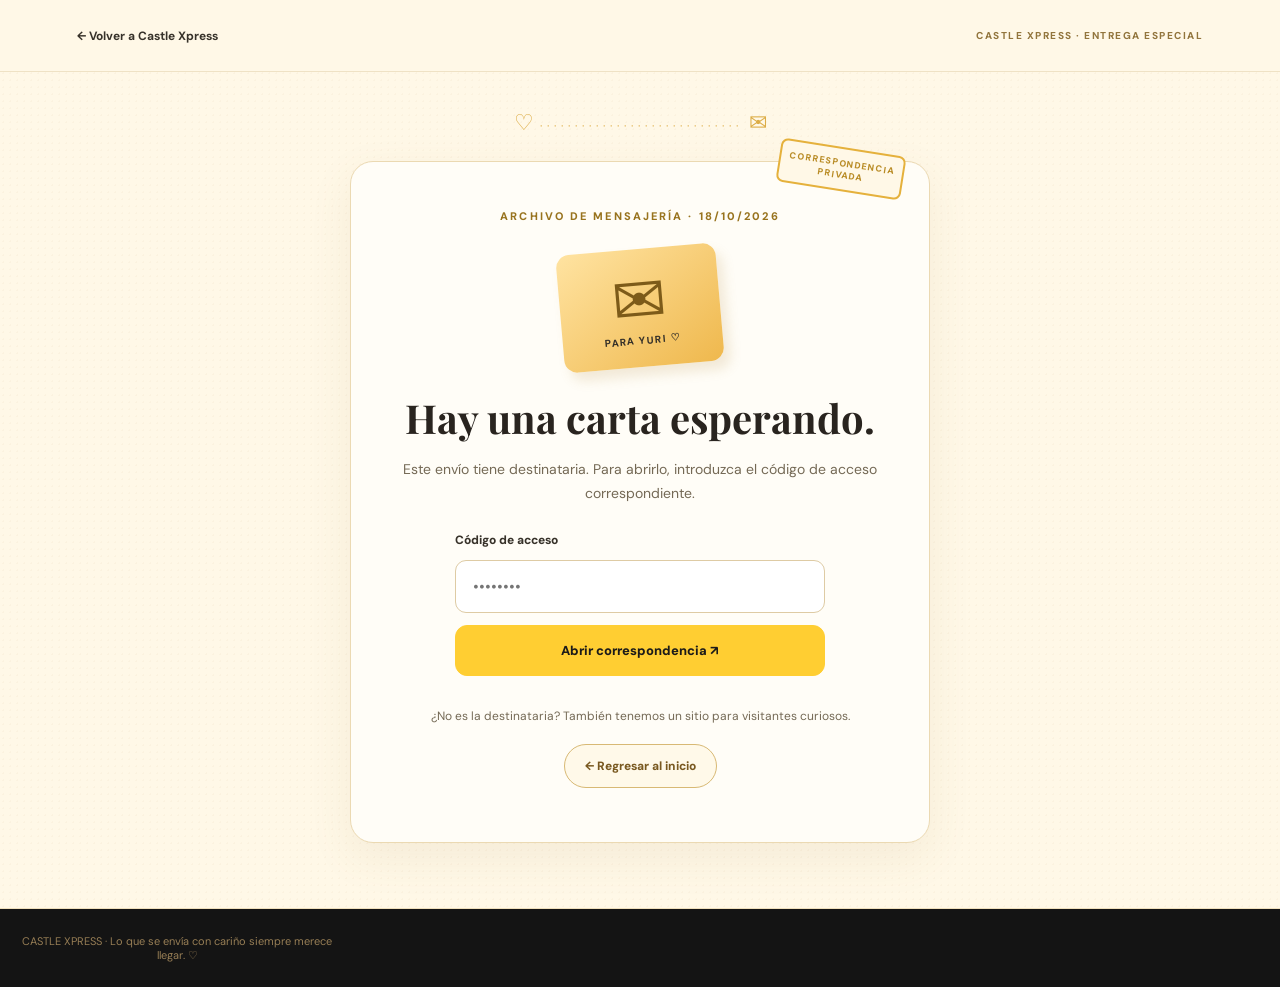
<file: correspondencia.html>
<!doctype html><html lang="es"><head><meta charset="UTF-8"><meta name="viewport" content="width=device-width,initial-scale=1"><meta name="theme-color" content="#fff5dd"><meta name="robots" content="noindex,nofollow"><title>Correspondencia privada · Castle Xpress</title><link rel="icon" type="image/x-icon" href="/favicon.ico?v=10"><link rel="icon" type="image/png" sizes="32x32" href="/assets/favicon-32.png?v=10"><link rel="icon" type="image/png" sizes="48x48" href="/assets/favicon-48.png?v=10"><link rel="shortcut icon" href="/favicon.ico?v=10"><link rel="stylesheet" href="/styles.css"></head><body class="letter-page"><header class="letter-header"><a href="/" class="backlink">← Volver a Castle Xpress</a><span>CASTLE XPRESS · ENTREGA ESPECIAL</span></header><main class="letter-main"><div class="letter-doodle">♡ <span>·····························</span> ✉</div><section id="access" class="access-card"><div class="stamp">CORRESPONDENCIA<br>PRIVADA</div><span class="eyebrow">ARCHIVO DE MENSAJERÍA · 18/10/2026</span><div class="envelope-illustration" aria-hidden="true"><div>✉</div><span>PARA YURI ♡</span></div><h1>Hay una carta esperando.</h1><p>Este envío tiene destinataria. Para abrirlo, introduzca el código de acceso correspondiente.</p><form id="access-form" class="access-form"><label for="secret-code">Código de acceso</label><input id="secret-code" type="password" autocomplete="off" placeholder="••••••••" required maxlength="80"><button id="unlock" class="btn btn-primary" type="submit">Abrir correspondencia ↗</button></form><div id="access-feedback" class="access-feedback" role="status" aria-live="polite"></div><p class="access-aside">¿No es la destinataria? También tenemos un sitio para visitantes curiosos.<br><a class="return-access" href="/">← Regresar al inicio</a></p></section><section id="opened-letter" class="opened-letter" hidden aria-live="polite"><div class="letter-flower left-flower">✿</div><div class="letter-flower right-flower">✿</div><div class="letter-paper"><span class="letter-overline">18 DE OCTUBRE DE 2026 · CORRESPONDENCIA PRIVADA</span><h2>Para Yuri, exclusivamente.</h2><div id="private-message" class="letter-copy"></div><div class="letter-ending">♡</div></div><a class="return-home" href="/">← Volver a Castle Xpress</a></section></main><footer class="letter-footer">CASTLE XPRESS · Lo que se envía con cariño siempre merece llegar. ♡</footer><script src="/main.js" defer></script></body></html>
</file>
<file: styles.css>
@import url('https://fonts.googleapis.com/css2?family=DM+Sans:wght@400;500;600;700;800&family=Playfair+Display:ital,wght@0,600;0,700;1,600&display=swap');
:root{--yellow:#ffce32;--gold:#eab02a;--black:#1c1b19;--ink:#37322a;--cream:#fffaf0;--ivory:#f7f3ea;--line:#ebe3d2;--sans:'DM Sans',Arial,sans-serif;--serif:'Playfair Display',Georgia,serif}*{box-sizing:border-box}html{scroll-behavior:smooth}body{margin:0;font-family:var(--sans);color:var(--ink);background:var(--cream)}a{color:inherit;text-decoration:none}button,input{font:inherit}button{cursor:pointer}.header{height:78px;background:var(--black);color:#fff;display:flex;align-items:center;justify-content:space-between;padding:0 max(4%,calc((100vw - 1200px)/2));position:relative;z-index:10}.brand{display:flex;align-items:center;gap:10px;min-width:218px}.brandmark{background:var(--yellow);color:var(--black);font-size:35px;line-height:1;width:50px;height:52px;display:grid;place-items:center;border-radius:10px;position:relative}.brandmark .gavel{position:absolute;font-size:15px;bottom:8px;right:5px}.brandword{font-weight:800;font-style:italic;font-size:19px;line-height:.95;letter-spacing:-.8px}.brandword b{color:var(--yellow)}.brandword small{display:block;font:600 7px var(--sans);letter-spacing:.35px;margin-top:7px}nav{display:flex;gap:26px;align-items:center;font-size:12px}nav a:hover,.footer-links a:hover{color:var(--gold)}.nav-cta{background:var(--yellow);padding:12px 17px;color:#181818;border-radius:10px;font-weight:800}.menu-toggle{display:none;background:none;border:0;color:white;font-size:24px}.hero{min-height:610px;display:grid;grid-template-columns:1.02fr .98fr;max-width:1250px;margin:auto;overflow:hidden}.hero-text{padding:100px 20px 92px 5%;z-index:2}.eyebrow{font-size:11px;font-weight:800;letter-spacing:2.1px;color:#98731e}.hero h1{font-family:var(--serif);font-size:clamp(42px,5vw,74px);line-height:1.11;letter-spacing:-2px;color:var(--black);margin:22px 0}.hero h1 em{font-style:normal;text-decoration:underline;text-decoration-color:var(--yellow);text-decoration-thickness:9px;text-underline-offset:3px}.hero-text>p{font-size:16px;line-height:1.75;max-width:500px}.actions{display:flex;gap:12px;margin:30px 0 22px;flex-wrap:wrap}.btn{padding:16px 18px;display:inline-flex;justify-content:center;align-items:center;gap:8px;border-radius:12px;font-weight:800;font-size:13px;border:1px solid var(--black);transition:transform .2s,box-shadow .2s}.btn:hover{transform:translateY(-2px);box-shadow:0 5px 12px #18181818}.btn-primary{background:var(--yellow);color:var(--black);border-color:var(--yellow)}.btn-outline{background:#fffdf8;color:var(--black)}.btn span{margin-left:7px}.mini-note{color:#928675;font-size:11px}.hero-art{position:relative;min-height:535px;background:radial-gradient(circle at 50% 45%,#ffe69b,#f9cf55 63%,#fff0cd 100%);overflow:hidden}.hero-art:after{content:'';position:absolute;bottom:-160px;right:-120px;width:460px;height:350px;border:2px dashed #c99a28;border-radius:50%;transform:rotate(-20deg)}.parcel{position:absolute;left:20%;top:20%;width:67%;height:52%;background:linear-gradient(140deg,#292827 0%,#171717 60%,#32302d);box-shadow:17px 24px 24px #5b430a47;transform:rotate(-6deg);border-radius:7px;border-top:20px solid #edb834}.parcel:before{content:'';position:absolute;left:45%;top:-20px;width:19%;height:calc(100% + 20px);background:#e4ad24aa}.parcel-top{position:absolute;top:25%;left:10%;font-size:clamp(20px,3vw,40px);color:#fff;font-weight:800;font-style:italic;line-height:1.1;z-index:1}.parcel-top strong{display:block;color:var(--yellow)}.parcel-seal{position:absolute;top:36%;right:9%;font-size:65px;color:var(--yellow)}.parcel-sticker{position:absolute;bottom:8%;right:6%;background:#fff6db;transform:rotate(8deg);padding:13px;font-size:11px;line-height:1.7;text-align:center;color:#5c4924;border-radius:3px}.barcode{position:absolute;bottom:6%;left:8%;font-weight:800;letter-spacing:-2px;color:#eee;font-size:22px}.parcel-small{position:absolute;bottom:10%;left:7%;width:34%;height:19%;background:linear-gradient(150deg,#d5a247,#b68322);box-shadow:6px 10px 14px #423a2552;transform:rotate(9deg);display:flex;flex-direction:column;align-items:center;justify-content:center;color:#30220d;border-top:14px solid #f5d07c}.parcel-small span{font-size:40px}.parcel-small small{font-weight:800;font-size:10px}.tag-float{position:absolute;right:4%;bottom:13%;padding:12px 16px;border-radius:8px;background:#fffdf8;box-shadow:0 4px 20px #0002;transform:rotate(-7deg);font-size:12px;line-height:1.65;color:#7b642b}.spark{position:absolute;color:#fff;z-index:2}.star1{top:13%;left:10%;font-size:30px}.star2{right:6%;top:8%;font-size:62px}.section{padding:85px max(5%,calc((100vw - 1100px)/2))}.section-heading{max-width:620px;margin:0 auto 38px;text-align:center}.section-heading h2{font:700 clamp(30px,3.3vw,46px) var(--serif);color:var(--black);margin:10px 0}.section-heading h2 i{color:#af841e}.section-heading p{color:#776f62;font-size:14px;line-height:1.6}.service-grid{display:grid;grid-template-columns:repeat(4,1fr);gap:18px}.service{background:#fff;border:1px solid var(--line);padding:28px 20px;border-radius:18px;text-align:center;box-shadow:0 4px 20px #58431e09}.service-icon{display:grid;place-items:center;font-size:38px;width:86px;height:86px;background:#fff0b9;color:#9f7512;margin:0 auto 20px;border-radius:25px}.service h3{font:700 21px var(--serif);color:#222;margin:0 0 12px}.service p{font-size:13px;color:#776e61;line-height:1.6}.process{background:#fff2ce}.steps{display:grid;grid-template-columns:repeat(4,1fr);gap:16px}.steps>div{text-align:center;position:relative}.steps>div:not(:last-child):after{content:'→';position:absolute;right:-13px;top:35px;color:#c59829}.steps b{display:inline-grid;place-items:center;width:37px;height:37px;border-radius:50%;background:var(--yellow);font-size:15px}.steps span{display:block;margin:14px auto;font-size:35px}.steps h3{font:700 20px var(--serif);margin:4px}.steps p{font-size:12px;color:#645c50}.process-foot{text-align:center;margin-top:35px;color:#64502c;font-size:13px}.portal-section{display:grid;grid-template-columns:1fr 1fr;background:#201f1d;color:#fff}.portal{padding:75px max(7%,calc((100vw - 1200px)/4));min-height:390px}.portal h2{font:700 clamp(29px,3vw,40px) var(--serif);margin:10px 0}.portal p{color:#e2ded6;font-size:14px;line-height:1.7}.tracking-form{margin-top:25px}.tracking-form label{display:block;font-size:11px;margin-bottom:9px}.input-row{display:flex;gap:8px}.input-row input{background:#fffef9;border:0;border-radius:9px;min-width:0;flex:1;padding:14px 15px}.input-row button{white-space:nowrap}.portal-hint{font-size:11px!important;color:#ffdc7a!important}.tracking-result{display:none;background:#fff9ed;color:#322a1c;padding:15px;border-radius:11px;margin-top:15px;font-size:13px}.tracking-result.visible{display:block}.tracking-result p{color:#524936!important;margin:8px 0}.inline-link{text-decoration:underline;color:#9c7209;font-weight:800}.portal-private{background:#f7e7c4;color:#24211c;position:relative}.portal-private p{color:#675d4d}.mail-icon{font-size:48px;color:#c8992c}.portal-private .small-scribble{display:block;margin-top:25px;font-size:11px;color:#9a7c3a}.closing{background:linear-gradient(120deg,#252321,#131313);padding:75px 20px;text-align:center;color:#fff}.closing-mark{font-size:54px;color:var(--yellow)}.closing h2{font:700 clamp(27px,4vw,49px) var(--serif);line-height:1.3;margin:12px 0 30px}.closing h2 i{color:var(--yellow)}.closing span{font-size:12px;color:#f4d681;letter-spacing:2px}footer{background:#141414;color:#fff;display:grid;grid-template-columns:1fr 1.4fr 1.3fr;gap:25px;padding:40px 6% 20px}.footer-brand strong{color:var(--yellow);font-style:italic;font-size:19px}.footer-brand small{display:block;font-size:10px;margin-top:7px}.footer-links{display:flex;flex-wrap:wrap;gap:14px;align-content:start;font-size:12px}.footer-fun{font-size:11px;line-height:1.7;color:#e1d8c9}.footer-fun small{color:#b7a98e}.footer-bottom{grid-column:1/-1;border-top:1px solid #47423a;padding-top:18px;font-size:10px;color:#aaa;display:flex;justify-content:space-between;gap:15px}
/* Carta y acceso */
.letter-page{min-height:100vh;background:#fff8e7;background-image:radial-gradient(#c9aa6810 1px,transparent 1px);background-size:7px 7px}.letter-header{height:72px;padding:0 6%;display:flex;align-items:center;justify-content:space-between;gap:10px;background:#fff8e7;border-bottom:1px solid #efe2c5}.letter-header span{font-size:10px;font-weight:800;letter-spacing:1.5px;color:#92753d}.backlink{font-size:12px;font-weight:700}.letter-main{min-height:calc(100vh - 150px);padding:28px 18px 65px;position:relative}.letter-doodle{text-align:center;color:#dcac45;font-size:22px;margin:8px auto 24px}.letter-doodle span{font-size:12px;letter-spacing:5px}.access-card{max-width:580px;margin:auto;background:#fffdf7;border:1px solid #ebd9b2;box-shadow:0 15px 44px #94733517;border-radius:23px;padding:42px 45px;position:relative;text-align:center}.stamp{position:absolute;top:-15px;right:25px;transform:rotate(9deg);font-weight:800;font-size:9px;letter-spacing:1px;color:#b98c26;border:2px solid #e5b13c;padding:8px;border-radius:7px;background:#fff8e7}.envelope-illustration{width:160px;height:118px;border-radius:13px;background:linear-gradient(145deg,#ffe3a1,#efb84d);margin:24px auto;display:flex;flex-direction:column;align-items:center;justify-content:center;transform:rotate(-5deg);box-shadow:6px 9px 12px #b9934f30}.envelope-illustration div{font-size:65px;color:#7d5b19;line-height:1}.envelope-illustration span{font-size:10px;font-weight:800;letter-spacing:1.5px}.access-card h1{font:700 40px var(--serif);color:#29241f;margin:8px 0 14px}.access-card>p{color:#746955;line-height:1.7;font-size:14px}.access-form{text-align:left;margin:26px auto 8px;max-width:370px;display:grid;gap:12px}.access-form label{font-size:12px;font-weight:800}.access-form input{padding:15px 17px;border:1px solid #decba4;border-radius:11px;background:#fff;color:#28221a;outline-color:#e8af26}.access-form button{width:100%}.access-feedback{margin-top:18px;padding:0;line-height:1.6;font-size:13px}.access-feedback.error{background:#fff1d4;border:1px dashed #dbad48;border-radius:10px;padding:14px;color:#654818}.access-aside{font-size:12px!important;margin-top:30px}.access-aside a{text-decoration:underline;color:#957123;font-weight:700}.opened-letter{max-width:770px;margin:0 auto;position:relative}.letter-paper{position:relative;background:#fffaf0;border:1px solid #e8d6b3;box-shadow:0 16px 50px #8b693a1e;padding:70px clamp(24px,7vw,75px);border-radius:4px}.letter-paper:before{content:'';position:absolute;inset:12px;border:1px solid #bfa46f66;pointer-events:none}.letter-overline{display:block;text-align:center;letter-spacing:1.6px;color:#a27b3e;font-size:10px;margin-bottom:28px}.letter-paper h2{text-align:center;font:700 35px var(--serif);margin:0 0 36px;color:#36291e}.letter-copy{position:relative;z-index:1}.letter-copy p{font:16px/1.9 Georgia,serif;color:#40372b;margin:0 0 23px}.letter-sign{font:italic 26px/1.6 var(--serif);color:#a87c36;white-space:pre-line;text-align:right;margin-top:38px}.letter-ending{text-align:center;font-size:30px;color:#c5a046;margin-top:35px}.letter-flower{position:absolute;font-size:125px;color:#d6a84044;z-index:2;pointer-events:none}.left-flower{left:-58px;bottom:15%}.right-flower{right:-46px;top:12%}.return-home{display:block;text-align:center;margin:30px 0;color:#8b6a35;font-size:12px}.letter-footer{text-align:center;padding:25px 15px;color:#977e55;font-size:11px;border-top:1px solid #efdfbc}
@media(max-width:850px){.header{padding:0 5%}.menu-toggle{display:block}nav{display:none;position:absolute;top:78px;left:0;right:0;padding:20px;background:var(--black);flex-direction:column;align-items:stretch;gap:20px}nav.open{display:flex}.hero{grid-template-columns:1fr}.hero-text{padding:75px 7% 45px}.hero-art{min-height:440px}.hero-art .parcel{left:24%;top:16%;width:58%;height:56%}.section{padding:65px 5%}.service-grid{grid-template-columns:repeat(2,1fr)}.portal-section{grid-template-columns:1fr}.portal{padding:54px 7%;min-height:0}.footer-bottom{flex-direction:column}}
@media(max-width:520px){.brandmark{width:44px;height:45px}.brandword{font-size:17px}.hero-text{padding-top:55px}.hero h1{font-size:46px}.hero-text>p{font-size:14px}.hero-art{min-height:365px}.parcel{left:12%!important;top:18%!important;width:74%!important;height:53%!important}.parcel-top{font-size:23px}.parcel-seal{font-size:50px}.parcel-small{left:4%;bottom:8%}.tag-float{bottom:9%;font-size:10px}.actions{flex-direction:column}.actions .btn{width:100%}.service-grid{gap:10px}.service{padding:23px 10px}.service h3{font-size:17px}.service p{font-size:12px}.steps{grid-template-columns:repeat(2,1fr);gap:30px 14px}.steps>div:not(:last-child):after{display:none}.input-row{flex-direction:column}.portal .input-row button{width:100%}footer{grid-template-columns:1fr 1fr}.footer-fun{grid-column:1/-1}.access-card{padding:40px 22px}.stamp{right:15px;font-size:8px}.access-card h1{font-size:31px}.letter-header span{display:none}.letter-paper{padding:58px 29px}.letter-paper h2{font-size:28px}.letter-copy p{font-size:15px}.letter-flower{font-size:85px}.left-flower{left:-16px}.right-flower{right:-12px}}
@media(prefers-reduced-motion:reduce){*,*:before,*:after{scroll-behavior:auto!important;transition:none!important}}


/* ACTUALIZACION FINAL: tres assets oficiales y encabezado destacado */
.header{height:106px}
.brand{display:flex;align-items:center;flex:none;min-width:350px}
.brand-logo{display:block!important;width:350px!important;height:100px!important;max-height:none!important;max-width:100%!important;object-fit:contain!important;object-position:left center!important}
.hero-photo{background:#f1d6a3 url('/assets/paquete-castle-xpress.png') center center / cover no-repeat!important}
.hero-photo::after{display:none!important}
.closing-mark img{width:96px;height:96px;object-fit:contain;display:block;margin:auto}
.step-icon{display:grid!important;place-items:center;width:48px;height:48px;margin:14px auto!important;color:#25221c}
.step-icon svg{display:block;width:36px;height:36px;fill:none;stroke:currentColor;stroke-width:1.8;stroke-linecap:round;stroke-linejoin:round}
.footer-brand{display:flex;align-items:center;gap:12px}
.footer-emblem{display:block;width:66px;height:66px;object-fit:contain;flex:none}
.footer-wordmark strong{display:block;color:white;font:italic 800 18px var(--sans)}
.footer-wordmark strong span{color:var(--yellow)}
.footer-wordmark small{display:block;color:white;font-size:8px;letter-spacing:.3px;margin-top:5px}
.footer-bottom{justify-content:flex-start}
.access-aside .return-access{display:inline-flex;align-items:center;justify-content:center;border:1px solid #d8b974;border-radius:999px;margin:18px auto 0;padding:11px 20px;text-decoration:none;background:#fff9e9;color:#795920;font-weight:800}
@media(max-width:850px){.header{height:90px}.brand{min-width:270px}.brand-logo{width:265px!important;height:82px!important}nav{top:90px}.hero-photo{min-height:470px}}
@media(max-width:520px){.header{height:84px}.brand{min-width:222px}.brand-logo{width:220px!important;height:76px!important}nav{top:84px}.hero-photo{min-height:410px}.closing-mark img{width:75px;height:75px}.footer-emblem{width:54px;height:54px}}

/* v9: correcciones de encabezado, correspondencia y pantallas reducidas */
html,body{width:100%;max-width:100%;overflow-x:clip}
.header{width:100%;min-height:84px}
.header .brand{min-width:0!important;flex:0 1 auto;max-width:45%;}
.header .brand-logo{width:min(350px,100%)!important;height:auto!important;max-height:92px!important;object-fit:contain!important;object-position:left center}
.portal-section{min-width:0}
.portal,.portal-private{min-width:0;overflow-wrap:break-word}
.portal-private{display:flex;flex-direction:column;align-items:flex-start;justify-content:center}
.private-heading{width:100%;display:flex;flex-direction:column;align-items:center;gap:15px;margin:0 0 24px;text-align:center}
.private-heading .mail-icon{display:block;line-height:1;font-size:48px;color:#b38a28}
.private-heading .eyebrow{display:block;font-size:clamp(9px,1.2vw,12px);letter-spacing:1.8px;max-width:100%;overflow-wrap:anywhere}
.portal-private h2{max-width:100%;margin-top:0}
.portal-private p{max-width:100%;overflow-wrap:break-word}
.portal-private .btn{max-width:100%;white-space:normal;text-align:center}
.portal-private .small-scribble{max-width:100%;overflow-wrap:break-word}
.closing>span{display:block;max-width:100%;font-size:clamp(10px,1.6vw,13px);line-height:1.6;letter-spacing:1.4px}
@media(max-width:850px){
.header{height:82px!important;min-height:82px!important;padding-inline:5%!important;display:flex;align-items:center;justify-content:space-between}
.header .brand{max-width:calc(100% - 60px)!important;min-width:0!important;display:flex!important;visibility:visible!important;opacity:1!important;}
.header .brand-logo{width:clamp(180px,38vw,270px)!important;max-width:100%!important;height:auto!important;max-height:70px!important;display:block!important}
.menu-toggle{display:block!important;position:relative;z-index:15;font-size:28px;line-height:1;padding:10px;color:#fff}
nav{top:82px!important}
.portal-private{align-items:center;text-align:center;padding:58px clamp(20px,6vw,70px)!important}
.portal-private .small-scribble{margin-top:25px}
.hero{min-width:0}
.hero-text{min-width:0}
.hero h1{overflow-wrap:break-word}
}
@media(max-width:520px){
.header{height:78px!important;min-height:78px!important}
.header .brand-logo{width:min(215px,65vw)!important;max-height:64px!important}
nav{top:78px!important}
.portal-private{padding:45px 6%!important;}
.private-heading{gap:13px;margin-bottom:22px}
.private-heading .mail-icon{font-size:43px}
.private-heading .eyebrow{font-size:10px;letter-spacing:1.3px}
.portal-private h2{font-size:clamp(32px,9vw,46px);line-height:1.15}
.portal-private p{font-size:14px;line-height:1.7}
.portal-private .btn{width:100%;padding:15px 13px}
.hero h1{font-size:clamp(36px,10.5vw,46px)}
.section{padding-inline:6%}
}

/* v10: único ajuste visual — sobre separado y centrado */
.portal-private .private-heading {
    display: flex !important;
    flex-direction: column !important;
    align-items: center !important;
    justify-content: center !important;
    width: 100% !important;
    text-align: center !important;
    gap: 12px !important;
    margin: 0 0 23px !important;
}
.portal-private .private-heading .mail-icon {
    display: block !important;
    width: 100% !important;
    margin: 0 !important;
    font-size: 47px !important;
    line-height: 1.1 !important;
    text-align: center !important;
}
.portal-private .private-heading .eyebrow {
    display: block !important;
    width: 100% !important;
    margin: 0 !important;
    text-align: center !important;
    white-space: normal !important;
}

/* v11 — Centrar el contenido de correspondencia solamente en escritorio. */
@media (min-width: 851px) {
  .portal-section .portal-private {
    display: flex !important;
    flex-direction: column !important;
    justify-content: center !important;
    align-items: center !important;
    text-align: center !important;
    padding: 70px clamp(24px, 4vw, 70px) !important;
  }
  .portal-private .private-heading,
  .portal-private h2,
  .portal-private p,
  .portal-private .small-scribble {
    margin-left: auto !important;
    margin-right: auto !important;
    text-align: center !important;
  }
  .portal-private p { max-width: 470px !important; line-height: 1.75 !important; }
  .portal-private .btn {
    align-self: center !important;
    margin-left: auto !important;
    margin-right: auto !important;
  }
}
</file>
